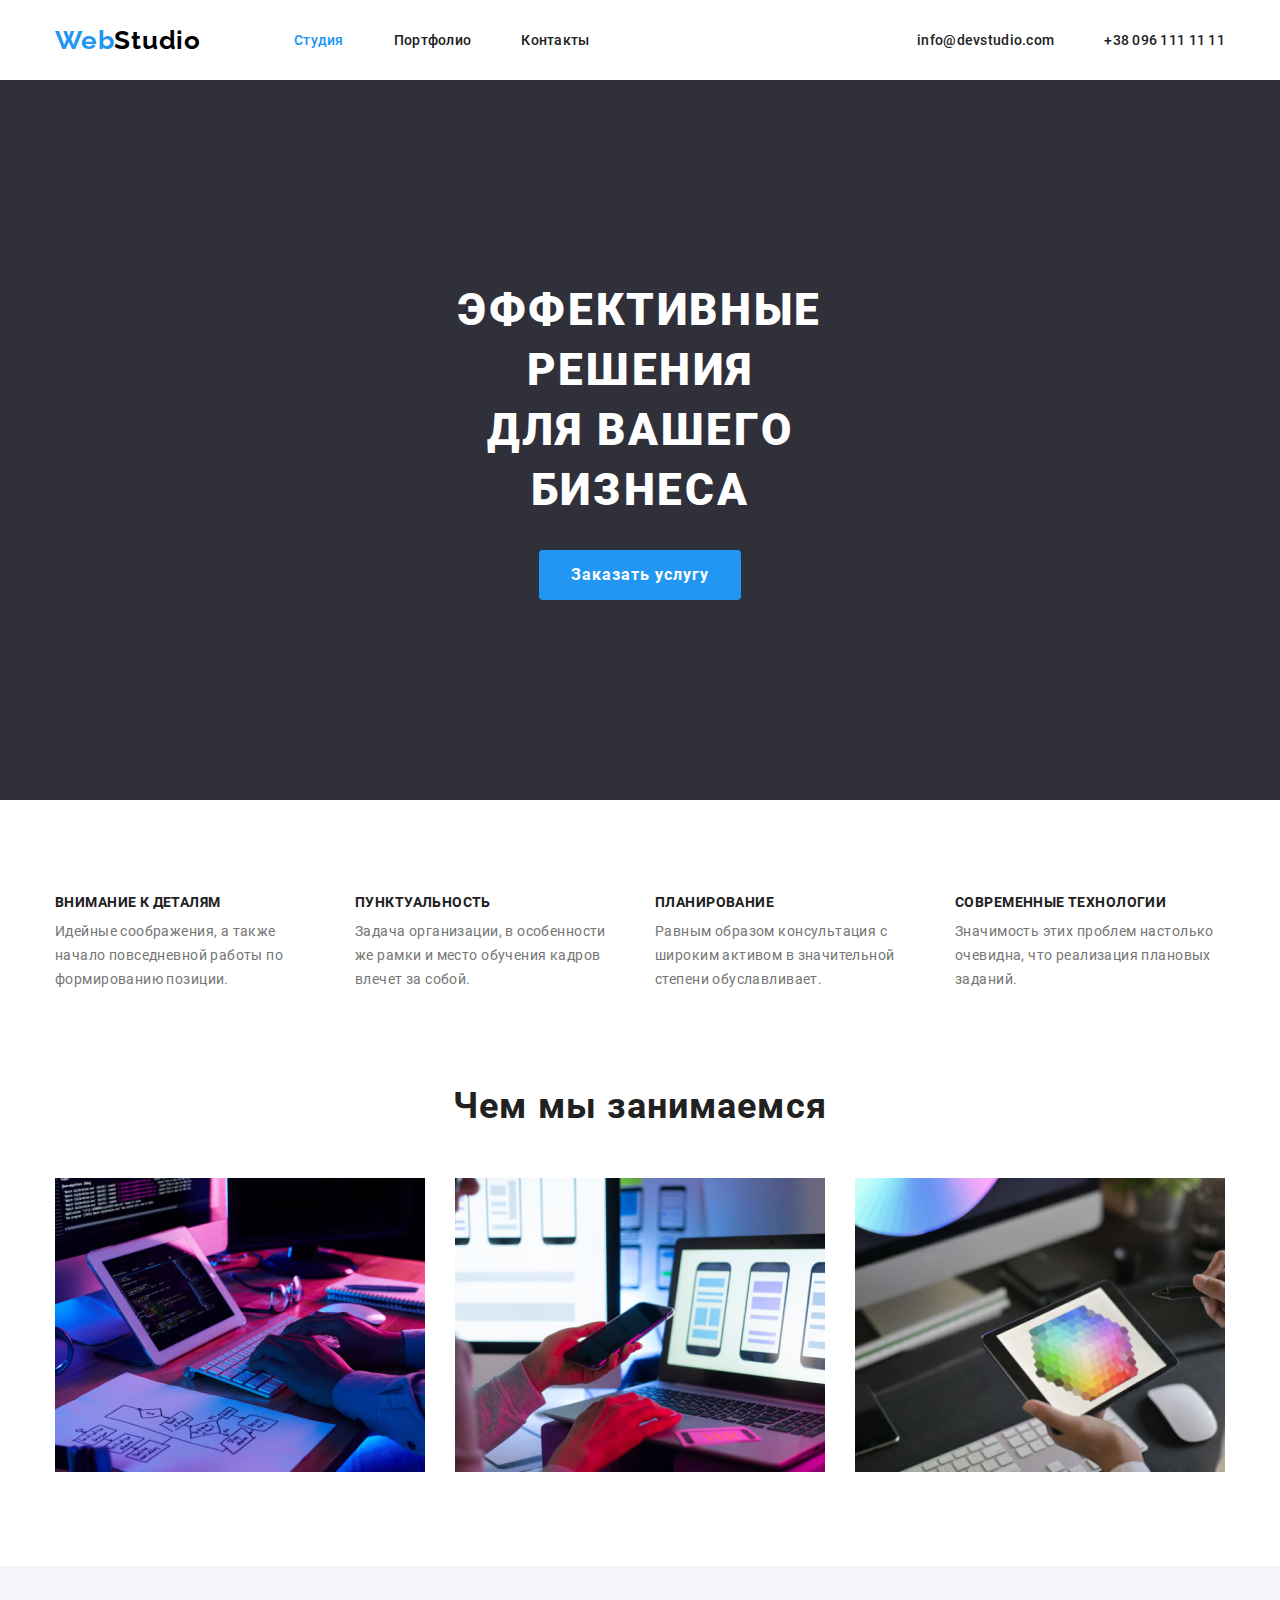
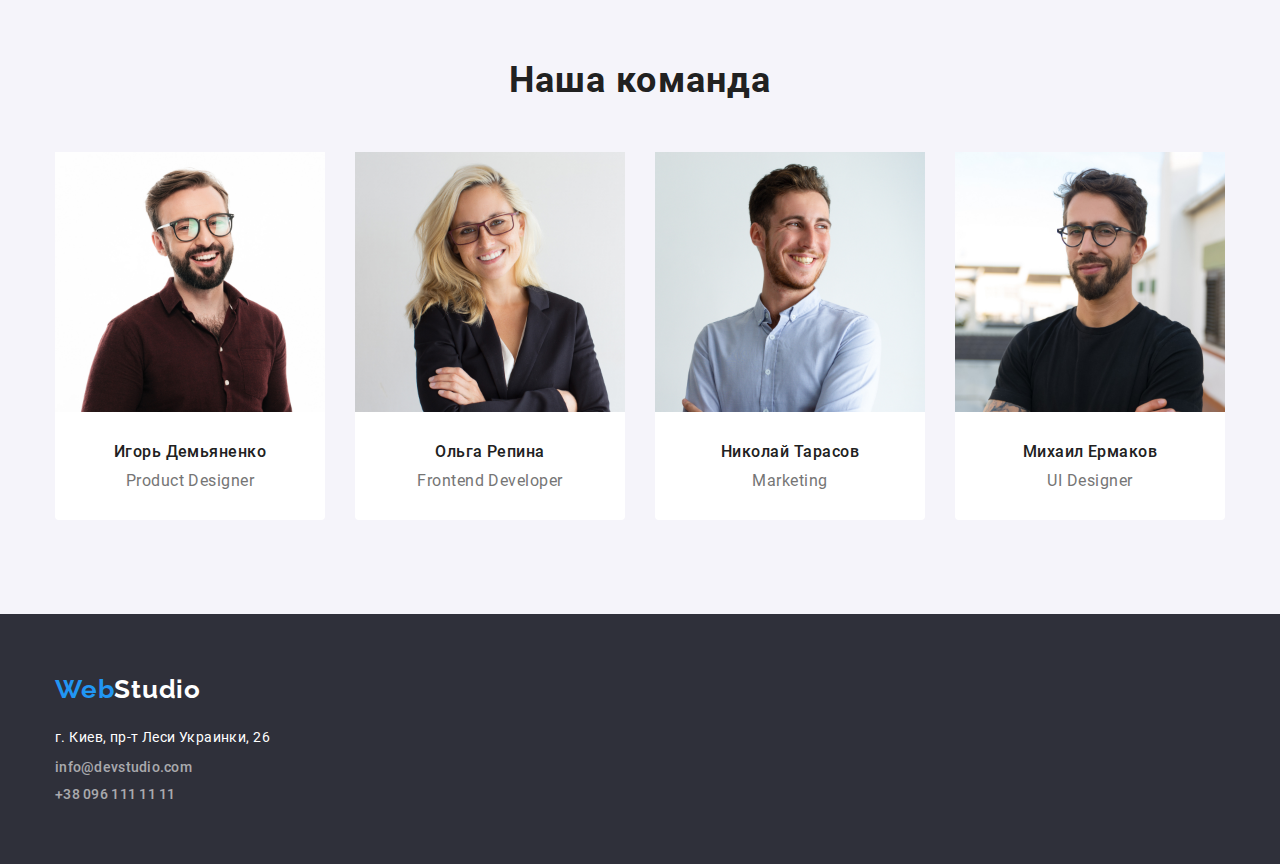
<file: index.html>
<!DOCTYPE html>
<html lang="ru">
<head>
    <meta charset="UTF-8">
    <meta name="viewport" content="width=device-width, initial-scale=1.0">
    <link rel="stylesheet" href="./css/fonts.css">
    <link rel="preconnect" href="https://fonts.gstatic.com">
    <link href="https://fonts.googleapis.com/css2?family=Raleway:wght@700&display=swap" rel="stylesheet">
    <link rel="stylesheet" href="https://cdnjs.cloudflare.com/ajax/libs/modern-normalize/1.0.0/modern-normalize.min.css">
    <link rel="stylesheet" href="./css/style.css">
    <title>Web Studio</title>
</head>
<body>

    <!-- Шапка -->
<header class="header">
    <div class="conteiner">
        <nav class="navigation">
            <a href="./index.html" class="logo-top"><span class="logo-accent">Web</span>Studio</a>
            <ul class="nav-list">
                <li class="nav-list-item">
                    <a href="./index.html" class="nav-list-link current">Студия</a>
                </li>
                <li class="nav-list-item">
                    <a href="./portfolio.html" class="nav-list-link">Портфолио</a>
                </li>
                <li class="nav-list-item">
                    <a href="" class="nav-list-link">Контакты</a>
                </li>
            </ul>
        </nav>
        <address class="contacts">
            <ul class="contacts-list">
                <li class="contacts-list-item">
                    <a href="mailto:info@devstudio.com" class="contacts-list-link">info@devstudio.com</a>
                </li>
                <li class="contacts-list-item">
                    <a href="tel:+380961111111" class="contacts-list-link">+38 096 111 11 11</a>
                </li>
            </ul>
        </address>
    </div>
</header>

<main>
    <h1 class="visually-hidden">Веб-Студия</h1>
    <!-- HERO -->
    <section class="hero">
        <p class="hero-title">Эффективные решения<br/> для вашего бизнеса</p>
        <a href="" class="hero-link">Заказать услугу</a>
    </section>

    <!-- Особенности -->
    <section class="features conteiner">
        <h2 class="visually-hidden">Особенности</h2>
        <ul class="features-list">
            <li class="features-list-item">
                <h3 class="features-list-title">Внимание к деталям</h3>
                <p class="features-list-text">Идейные соображения, а также начало повседневной работы по формированию позиции.</p>
            </li>
            <li class="features-list-item">
                <h3 class="features-list-title">Пунктуальность</h3>
                <p class="features-list-text">Задача организации, в особенности же рамки и место обучения кадров влечет за собой.</p>
            </li>
            <li class="features-list-item">
                <h3 class="features-list-title">Планирование</h3>
                <p class="features-list-text">Равным образом консультация с широким активом в значительной степени обуславливает.</p>
            </li>
            <li class="features-list-item">
                <h3 class="features-list-title">Современные технологии</h3>
                <p class="features-list-text">Значимость этих проблем настолько очевидна, что реализация плановых заданий.</p>
            </li>
        </ul>
    </section>

    <!-- Чем занимаемся-->
    <section class="services conteiner">
        <h2 class="services-title">Чем мы занимаемся</h2>
        <ul class="services-list">
            <li class="services-list-item">
                <a href="" class="services-link">
                    <img class="services-img" src="images/worker-1.jpg" alt="Человек печатает" width="370" height="294">
                </a>
            </li>
            <li class="services-list-item">
                <a href="" class="services-link">
                    <img class="services-img" src="images/worker-2.jpg" alt="Человек смотрит на телефон и ноутбук" width="370" height="294">
                </a>
            </li>
            <li class="services-list-item">
                <a href="" class="services-link">
                    <img class="services-img" src="images/worker-3.jpg" alt="Человек выбирает цвет" width="370" height="294">
                </a>
            </li>
        </ul>
    </section>

    <!-- Наша команда -->
    <section class="team">
        <h2 class="team-title">Наша команда</h2>
        <ul class="team-list">
            <li class="team-list-item">
                <img class="team-photo" src="images/igor.jpg" alt="Игорь Демьяненко" width="270" height="260">
                <h3 class="team-name">Игорь Демьяненко</h3>
                <p class="team-profession">Product Designer</p>
            </li>
            <li class="team-list-item">
                <img class="team-photo" src="images/olga.jpg" alt="Ольга Репина" width="270" height="260">
                <h3 class="team-name">Ольга Репина</h3>
                <p class="team-profession">Frontend Developer</p>
            </li>
            <li class="team-list-item">
                <img class="team-photo" src="images/nikolay.jpg" alt="Николай Тарасов" width="270" height="260">
                <h3 class="team-name">Николай Тарасов</h3>
                <p class="team-profession">Marketing</p>
            </li>
            <li class="team-list-item">
                <img class="team-photo" src="images/michael.jpg" alt="Михаил Ермаков" width="270" height="260">
                <h3 class="team-name">Михаил Ермаков</h3>
                <p class="team-profession">UI Designer</p>
            </li>
        </ul>
    </section>
</main>

<!-- Подвал -->
<footer class="footer">
  <div class="conteiner">
    <a href="./index.html" class="logo-down"><span class="logo-accent">Web</span>Studio</a>
    <address class="address">
        <p class="address-street">г. Киев, пр-т Леси Украинки, 26</p>
        <ul class="footer-contacts-list">
            <li class="footer-contacts-list-item">
                <a class="footer-link" href="mailto:info@devstudio.com">info@devstudio.com</a>
            </li>
            <li class="footer-contacts-list-item">
                <a class="footer-link" href="tel:+380961111111">+38 096 111 11 11</a>
            </li>
        </ul>
    </address>
  </div>
</footer>
</body>
</html>
</file>
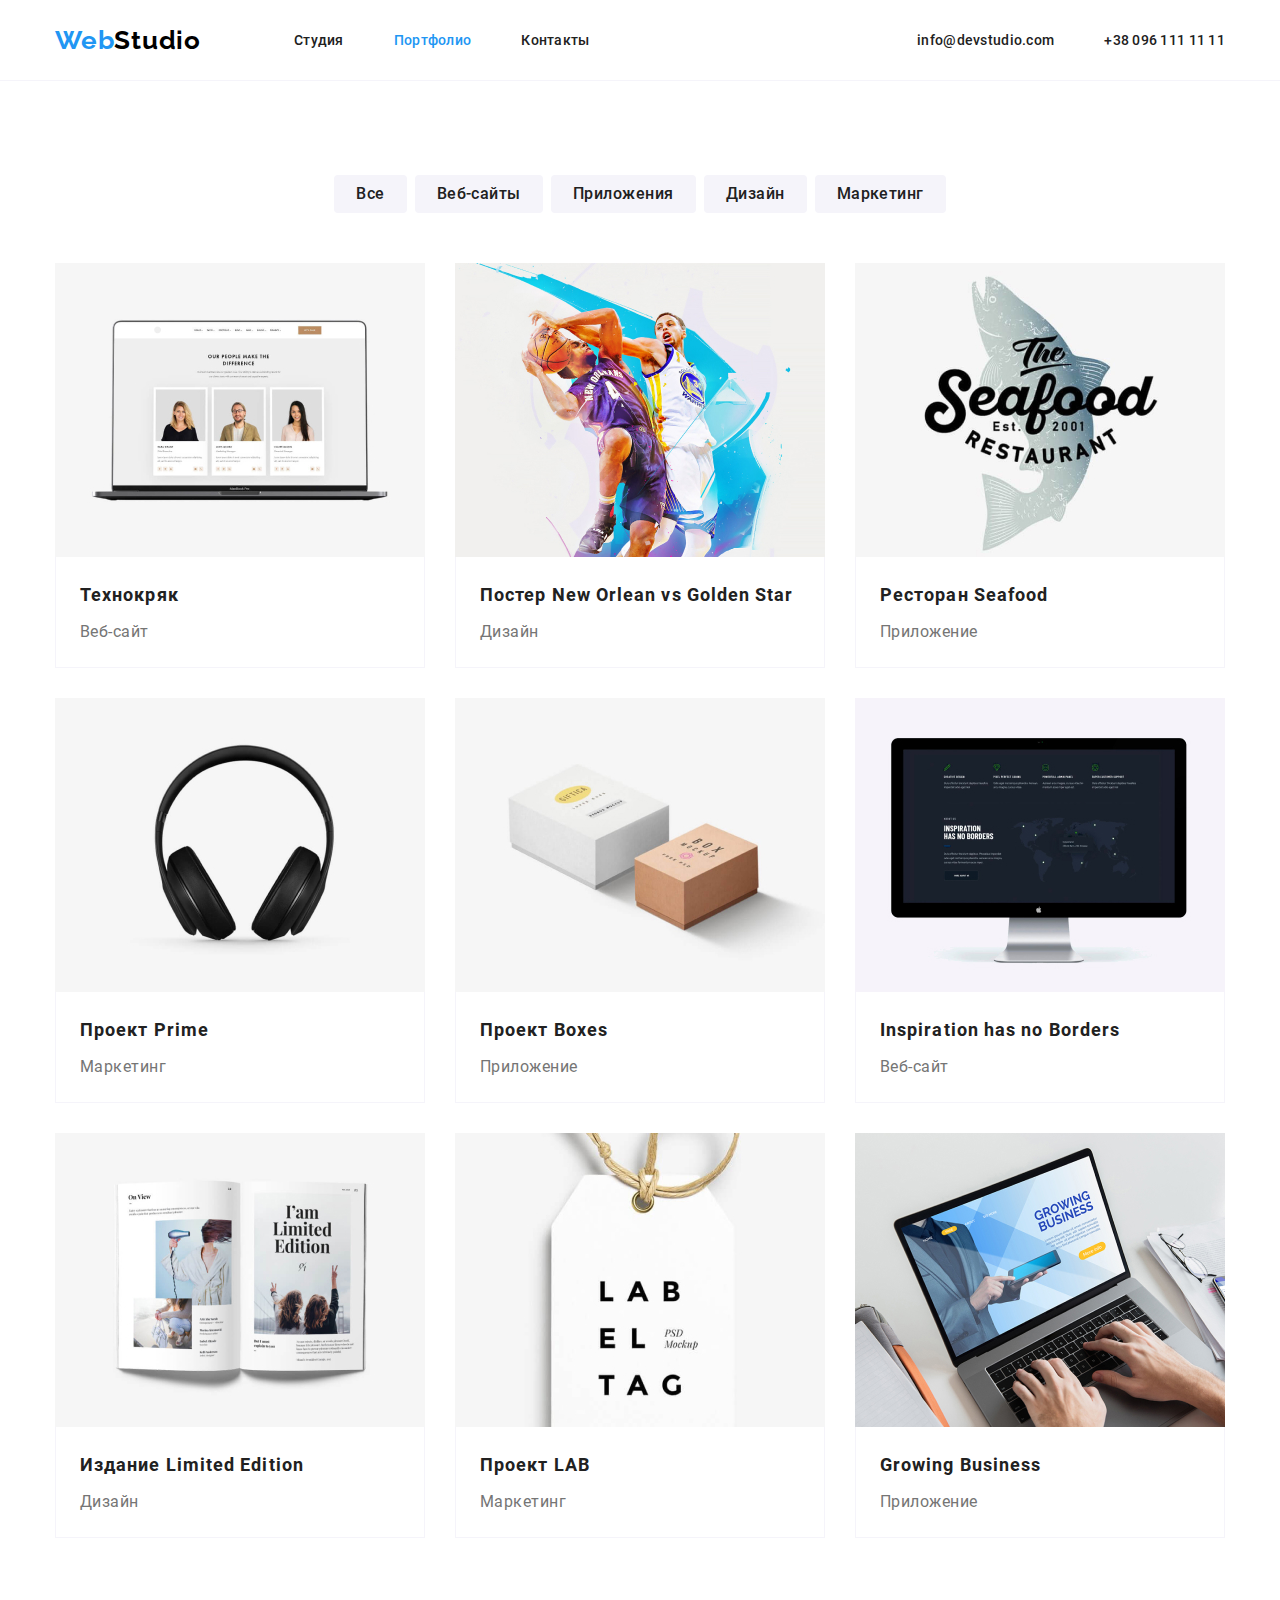
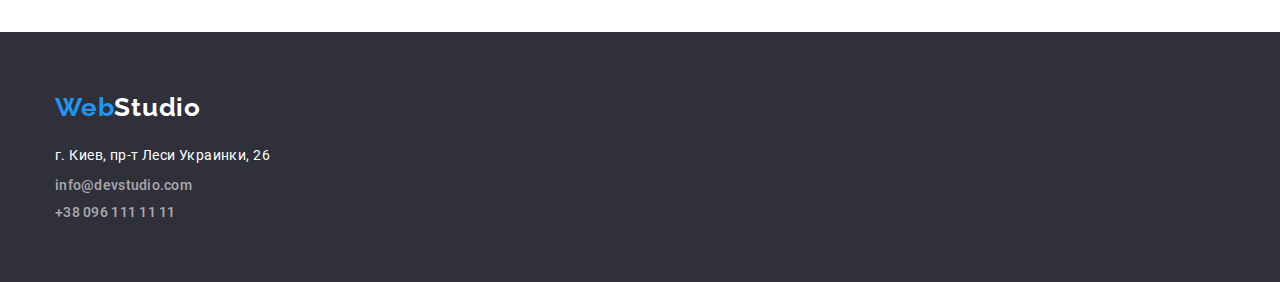
<file: portfolio.html>
<!DOCTYPE html>
<html lang="ru">

<head>
  <meta charset="UTF-8">
  <meta name="viewport" content="width=device-width, initial-scale=1.0">
  <link rel="stylesheet" href="./css/fonts.css">
  <link rel="preconnect" href="https://fonts.gstatic.com">
  <link href="https://fonts.googleapis.com/css2?family=Raleway:wght@700&display=swap" rel="stylesheet">
  <link rel="stylesheet" href="https://cdnjs.cloudflare.com/ajax/libs/modern-normalize/1.0.0/modern-normalize.min.css">
  <link rel="stylesheet" href="./css/style.css">
  <title>Web Studio</title>
</head>

<body>

  <!-- Шапка -->
<header class="header">
  <div class="conteiner">
    <nav class="navigation">
      <a href="./index.html" class="logo-top"><span class="logo-accent">Web</span>Studio</a>
      <ul class="nav-list">
        <li class="nav-list-item">
          <a href="./index.html" class="nav-list-link">Студия</a>
        </li>
        <li class="nav-list-item">
          <a href="./portfolio.html" class="nav-list-link current">Портфолио</a>
        </li>
        <li class="nav-list-item">
          <a href="" class="nav-list-link">Контакты</a>
        </li>
      </ul>
    </nav>
    <address class="contacts">
      <ul class="contacts-list">
        <li class="contacts-list-item">
          <a href="mailto:info@devstudio.com" class="contacts-list-link">info@devstudio.com</a>
        </li>
        <li class="contacts-list-item">
          <a href="tel:+380961111111" class="contacts-list-link">+38 096 111 11 11</a>
        </li>
      </ul>
    </address>
  </div>
</header>

<!-- Порфолио -->
<main class="potfolio-page">
  <h1 class="visually-hidden">Порфолио</h1>
  <section class="filters">
    <h2 class="visually-hidden">Фильтр проектов</h2>
    <ul class="filters-list">
      <li class="filters-list-item">
        <button class="filters-btn" type="button">Все</button>
      </li>
      <li class="filters-list-item">
        <button class="filters-btn" type="button">Веб-сайты</button>
      </li>
      <li class="filters-list-item">
        <button class="filters-btn" type="button">Приложения</button>
      </li>
      <li class="filters-list-item">
        <button class="filters-btn" type="button">Дизайн</button>
      </li>
      <li class="filters-list-item">
        <button class="filters-btn" type="button">Маркетинг</button>
      </li>
    </ul>
  </section>
  <section class="projects conteiner">
    <h2 class="visually-hidden">Проекты</h2>
    <ul class="projects-list">
      <li class="projects-list-item">
        <a class="projects-link" href="">
          <img class="projects-img" src="./images/portfolio/web-site.jpg" alt="ноутбук" width="370" height="294">
          <div class="projects-description">
            <h3 class="projects-title">Технокряк</h3>
            <p class="projects-text">Веб-сайт</p>
          </div>
        </a>
      </li>
      <li class="projects-list-item">
        <a class="projects-link" href="">
          <img class="projects-img" src="./images/portfolio/design.jpg" alt="баскетболисты с мячом" width="370" height="294">
          <div class="projects-description">
            <h3 class="projects-title">Постер New Orlean vs Golden Star</h3>
            <p class="projects-text">Дизайн</p>
          </div>
        </a>
      </li>
      <li class="projects-list-item">
        <a class="projects-link" href="">
          <img class="projects-img" src="./images/portfolio/application.jpg" alt="название ресторана seafood" width="370" height="294">
          <div class="projects-description">
            <h3 class="projects-title">Ресторан Seafood</h3>
            <p class="projects-text">Приложение</p>
          </div>
        </a>
      </li>
      <li class="projects-list-item">
        <a class="projects-link" href="">
          <img class="projects-img" src="./images/portfolio/marketing.jpg" alt="наушники" width="370" height="294">
          <div class="projects-description">
            <h3 class="projects-title">Проект Prime</h3>
            <p class="projects-text">Маркетинг</p>
          </div>
        </a>
      </li>
      <li class="projects-list-item">
        <a class="projects-link" href="">
          <img class="projects-img" src="./images/portfolio/application2.jpg" alt="коробки" width="370" height="294">
          <div class="projects-description">
            <h3 class="projects-title">Проект Boxes</h3>
            <p class="projects-text">Приложение</p>
          </div>
        </a>
      </li>
      <li class="projects-list-item">
        <a class="projects-link" href="">
          <img class="projects-img" src="./images/portfolio/web-site2.jpg" alt="монитор" width="370" height="294">
          <div class="projects-description">
            <h3 class="projects-title">Inspiration has no Borders</h3>
            <p class="projects-text">Веб-сайт</p>
          </div>
        </a>
      </li>
      <li class="projects-list-item">
        <a class="projects-link" href="">
          <img class="projects-img" src="./images/portfolio/design2.jpg" alt="журнал в развороте" width="370" height="294">
          <div class="projects-description">
            <h3 class="projects-title">Издание Limited Edition</h3>
            <p class="projects-text">Дизайн</p>
          </div>
        </a>
      </li>
      <li class="projects-list-item">
        <a class="projects-link" href="">
          <img class="projects-img" src="./images/portfolio/marketing2.jpg" alt="лейба от одежды" width="370" height="294">
          <div class="projects-description">
            <h3 class="projects-title">Проект LAB</h3>
            <p class="projects-text">Маркетинг</p>
          </div>
        </a>
      </li>
      <li class="projects-list-item">
        <a class="projects-link" href="">
          <img class="projects-img" src="./images/portfolio/application3.jpg" alt="человек за ноутбуком" width="370" height="294">
          <div class="projects-description">
            <h3 class="projects-title">Growing Business</h3>
            <p class="projects-text">Приложение</p>
          </div>
        </a>
      </li>
    </ul>
  </section>
</main>

  <!-- Подвал -->
<footer class="footer">
  <div class="conteiner">
    <a href="./index.html" class="logo-down"><span class="logo-accent">Web</span>Studio</a>
    <address class="address">
      <p class="address-street">г. Киев, пр-т Леси Украинки, 26</p>
      <ul class="footer-contacts-list">
        <li class="footer-contacts-list-item">
          <a class="footer-link" href="mailto:info@devstudio.com">info@devstudio.com</a>
        </li>
        <li class="footer-contacts-list-item">
          <a class="footer-link" href="tel:+380961111111">+38 096 111 11 11</a>
        </li>
      </ul>
    </address>
  </div>
</footer>
</body>

</html>
</file>
<file: css/fonts.css>
@font-face {
  font-family: 'Roboto';
  src: url('../fonts/Roboto-Bold.woff2') format('woff2'),
    url('../fonts/Roboto-Bold.woff') format('woff');
  font-weight: 700;
  font-style: normal;
}

@font-face {
  font-family: 'Roboto';
  src: url('../fonts/Roboto-Regular.woff2') format('woff2'),
    url('../fonts/Roboto-Regular.woff') format('woff');
  font-weight: 400;
  font-style: normal;
}

@font-face {
  font-family: 'Roboto';
  src: url('../fonts/Roboto-Black.woff2') format('woff2'),
    url('../fonts/Roboto-Black.woff') format('woff');
  font-weight: 900;
  font-style: normal;
}

@font-face {
  font-family: 'Roboto';
  src: url('../fonts/Roboto-Medium.woff2') format('woff2'),
    url('../fonts/Roboto-Medium.woff') format('woff');
  font-weight: 500;
  font-style: normal;
}
</file>
<file: css/style.css>
:root {
  --main-font: Roboto, sans-serif;
  --logo-font: Raleway, sans-serif;
  --main-color: #212121;
  --secondary-color: #ffffff;
  --accent-color: #2196f3;
  --text-color: #757575;
}

.visually-hidden {
  position: absolute;
  width: 1px;
  height: 1px;
  margin: -1px;
  border: 0;
  padding: 0;

  white-space: nowrap;
  clip-path: inset(100%);
  clip: rect(0 0 0 0);
  overflow: hidden;
}

body {
  font-family: var(--main-font);
}

h1,
h2,
h3,
h4,
h5,
h6 {
  margin: 0;
}

ul,
ol {
  margin: 0;
  padding: 0;
}

p {
  margin: 0;
}

img {
  display: block;
}

ul {
  list-style: none;
}

a {
  text-decoration: none;
}

/* ========== COMPONENTS ==========*/

.nav-list-link,
.contacts-list-link,
.footer-link {
  font-weight: 500;
  font-size: 14px;
  line-height: 1.142;
  letter-spacing: 0.02em;
  font-style: normal;
}

.nav-list-link:hover,
.nav-list-link:focus,
.contacts-list-link:hover,
.contacts-list-link:focus,
.footer-link:hover,
.footer-link:focus {
  color: var(--accent-color);
}

.conteiner {
  width: 1200px;
  padding: 0 15px;
  margin: 0 auto;
}

/* ========== END COMPONENTS ==========*/

/* ========== HEADER ========== */
.header .conteiner {
  display: flex;
  align-items: center;
}

.navigation {
  display: flex;
  align-items: center;
}

.nav-list {
  display: flex;
}
.nav-list-item:not(:last-child),
.contacts-list-item:not(:last-child) {
  margin-right: 50px;
}

.contacts {
  margin-left: auto;
}

.contacts-list {
  display: flex;
}

.nav-list-link {
  display: block;
  padding-top: 32px;
  padding-bottom: 32px;
}

.logo-top {
  margin-right: 93px;
  font-family: var(--logo-font);
  font-weight: 700;
  font-size: 26px;
  line-height: 1.192;
  letter-spacing: 0.03em;
  color: #000000;
}

.logo-accent {
  color: var(--accent-color);
}

.nav-list-link,
.contacts-list-link {
  color: var(--main-color);
}

.current {
  color: var(--accent-color);
}

/* ========== END HEADER ========== */

/* ========== HERO ========== */

.hero {
  background-color: #2f303a;
  text-align: center;
  padding: 200px 452px;
}

.hero-title {
  margin-bottom: 30px;

  font-weight: 900;
  font-size: 44px;
  line-height: 1.364;
  text-align: center;
  letter-spacing: 0.06em;
  text-transform: uppercase;
  color: var(--secondary-color);
}

.hero-link {
  display: inline-block;
  padding: 10px 32px;
  text-align: center;
  background-color: var(--accent-color);
  min-width: 200px;
  border-radius: 4px;

  font-style: normal;
  font-weight: 700;
  font-size: 16px;
  line-height: 1.875;
  letter-spacing: 0.06em;
  color: var(--secondary-color);
}

/* ========== END HERO ========== */

/* ========== FEATURES ========== */

.features-list {
  display: flex;
}

.features {
  padding-top: 94px;
  padding-bottom: 94px;
}

.features-list-item:not(:last-child) {
  margin-right: 30px;
}

.features-list-item {
  width: 270px;
}

.features-list-title {
  margin-bottom: 10px;

  font-weight: 700;
  font-size: 14px;
  line-height: 1.143;
  letter-spacing: 0.03em;
  text-transform: uppercase;
  color: var(--main-color);
}

.features-list-text {
  font-weight: 400;
  font-size: 14px;
  line-height: 1.714;
  letter-spacing: 0.03em;
  color: var(--text-color);
}

/* ========== END FEATURES ========== */

/* ========== SERVICES ========== */

.services {
  padding-bottom: 94px;
}

.services-list {
  display: flex;
}

.services-list-item:not(:last-child) {
  margin-right: 30px;
}

.services-title {
  margin-bottom: 50px;

  font-weight: 700;
  font-size: 36px;
  line-height: 1.166;
  text-align: center;
  letter-spacing: 0.03em;
  color: var(--main-color);
}

/* ========== END SERVICES ========== */

/* ========== OUR TEAM ========== */

.team {
  padding-top: 94px;
  padding-bottom: 94px;

  background-color: #f5f4fa;
}

.team-list {
  display: flex;
  justify-content: center;
}

.team-list-item:not(:last-child) {
  margin-right: 30px;
}

.team-photo {
  margin-bottom: 30px;
}

.team-list-item {
  padding-bottom: 30px;
  background-color: var(--secondary-color);
  border-radius: 0 0 4px 4px;
}

.team-title {
  margin-bottom: 50px;

  font-weight: 700;
  font-size: 36px;
  line-height: 1.166;
  text-align: center;
  letter-spacing: 0.03em;
  color: var(--main-color);
}

.team-name {
  margin-bottom: 10px;

  font-weight: 500;
  font-size: 16px;
  line-height: 1.188;
  text-align: center;
  letter-spacing: 0.03em;
  color: var(--main-color);
}

.team-profession {
  font-weight: 400;
  font-size: 16px;
  line-height: 1.188;
  text-align: center;
  letter-spacing: 0.03em;
  color: var(--text-color);
}

/* ========== END OUR TEAM ========== */

/* ========== FOOTER ========== */

.footer {
  padding-top: 60px;
  padding-bottom: 60px;
  background-color: #2f303a;
}

.logo-down {
  display: block;
  margin-bottom: 20px;

  font-family: var(--logo-font);
  font-weight: 700;
  font-size: 26px;
  line-height: 1.192;
  letter-spacing: 0.03em;
  color: var(--secondary-color);
}

.address-street {
  margin-bottom: 9px;

  font-style: normal;
  font-weight: 400;
  font-size: 14px;
  line-height: 1.715;
  letter-spacing: 0.03em;
  color: var(--secondary-color);
}

.footer-contacts-list-item:not(:last-child) {
  margin-bottom: 9px;
}

.footer-link {
  color: rgba(255, 255, 255, 0.6);
}

/* ========== END FOOTER ========== */

/* ========================== PORTFOLIO PAGE ========================== */

/* ========== FILTERS ========== */

.potfolio-page {
  border-top: 1px solid #f5f4fa;
  padding-top: 94px;
  padding-bottom: 94px;
}

.filters-list {
  display: flex;
  justify-content: center;
}

.filters-list-item:not(:last-child) {
  margin-right: 8px;
}

.filters {
  margin-bottom: 50px;
}

.filters-btn {
  display: block;
  border-radius: 4px;
  border: none;
  padding: 6px 22px;

  font-weight: 500;
  font-size: 16px;
  line-height: 1.625;
  text-align: center;
  letter-spacing: 0.03em;
  color: var(--main-color);
  background-color: #f5f4fa;
}
.filters-btn:hover,
.filters-btn:focus {
  color: var(--secondary-color);
  background-color: var(--accent-color);
}

/* ========== END FILTERS ========== */

/* ========== PROJECTS ========== */

.projects-list {
  display: flex;
  flex-wrap: wrap;
}

.projects-list-item {
  margin-right: 30px;
  margin-bottom: 30px;
}

.projects-list-item:nth-child(3n) {
  margin-right: 0;
}

.projects-list-item:nth-last-child(-n + 3) {
  margin-bottom: 0;
}

.projects-description {
  padding: 20px 24px;
  border-right: 1px solid #f5f4fa;
  border-bottom: 1px solid #f5f4fa;
  border-left: 1px solid #f5f4fa;
}

.projects-title {
  margin-bottom: 4px;

  font-weight: 700;
  font-size: 18px;
  line-height: 2;
  letter-spacing: 0.06em;
  color: var(--main-color);
}

.projects-text {
  font-weight: 400;
  font-size: 16px;
  line-height: 1.875;
  letter-spacing: 0.03em;
  color: var(--text-color);
}
/* ========== END PROJECTS ========== */

/* ========================== END PORTFOLIO PAGE ========================== */
</file>
